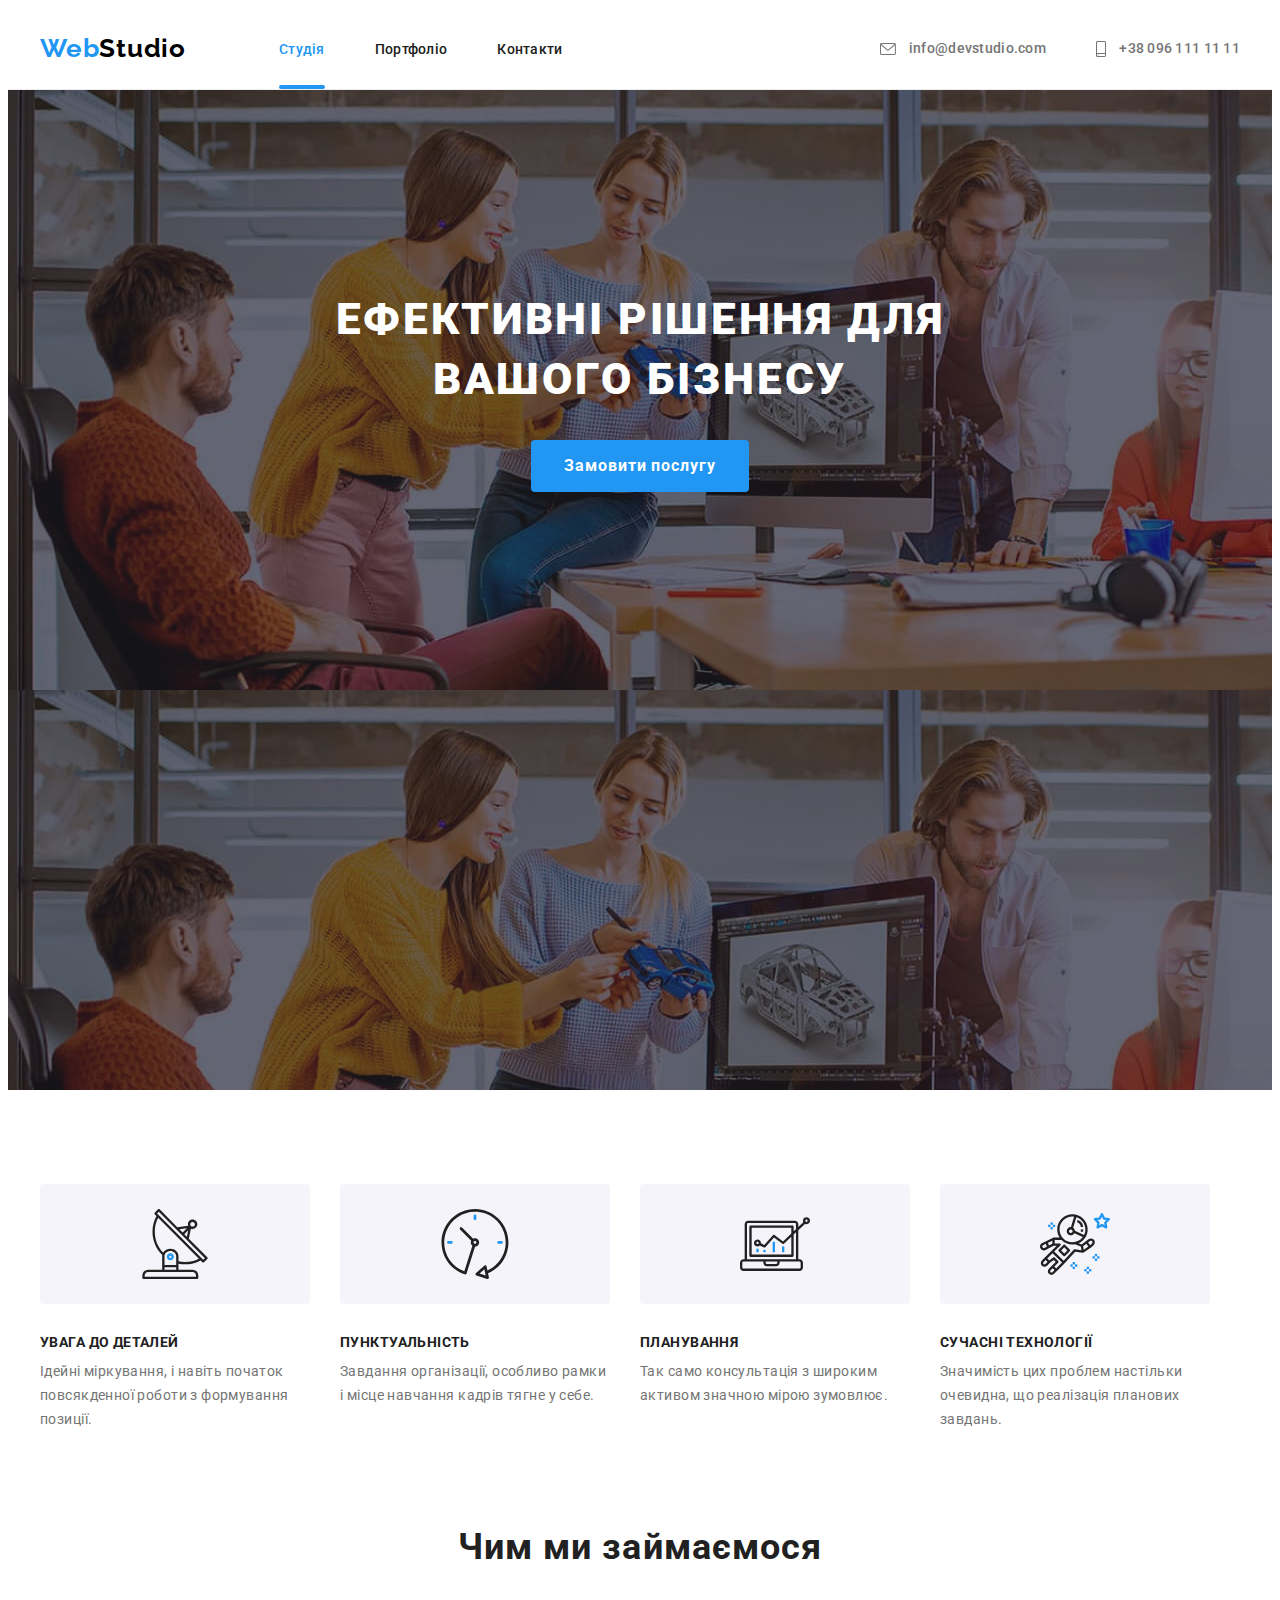
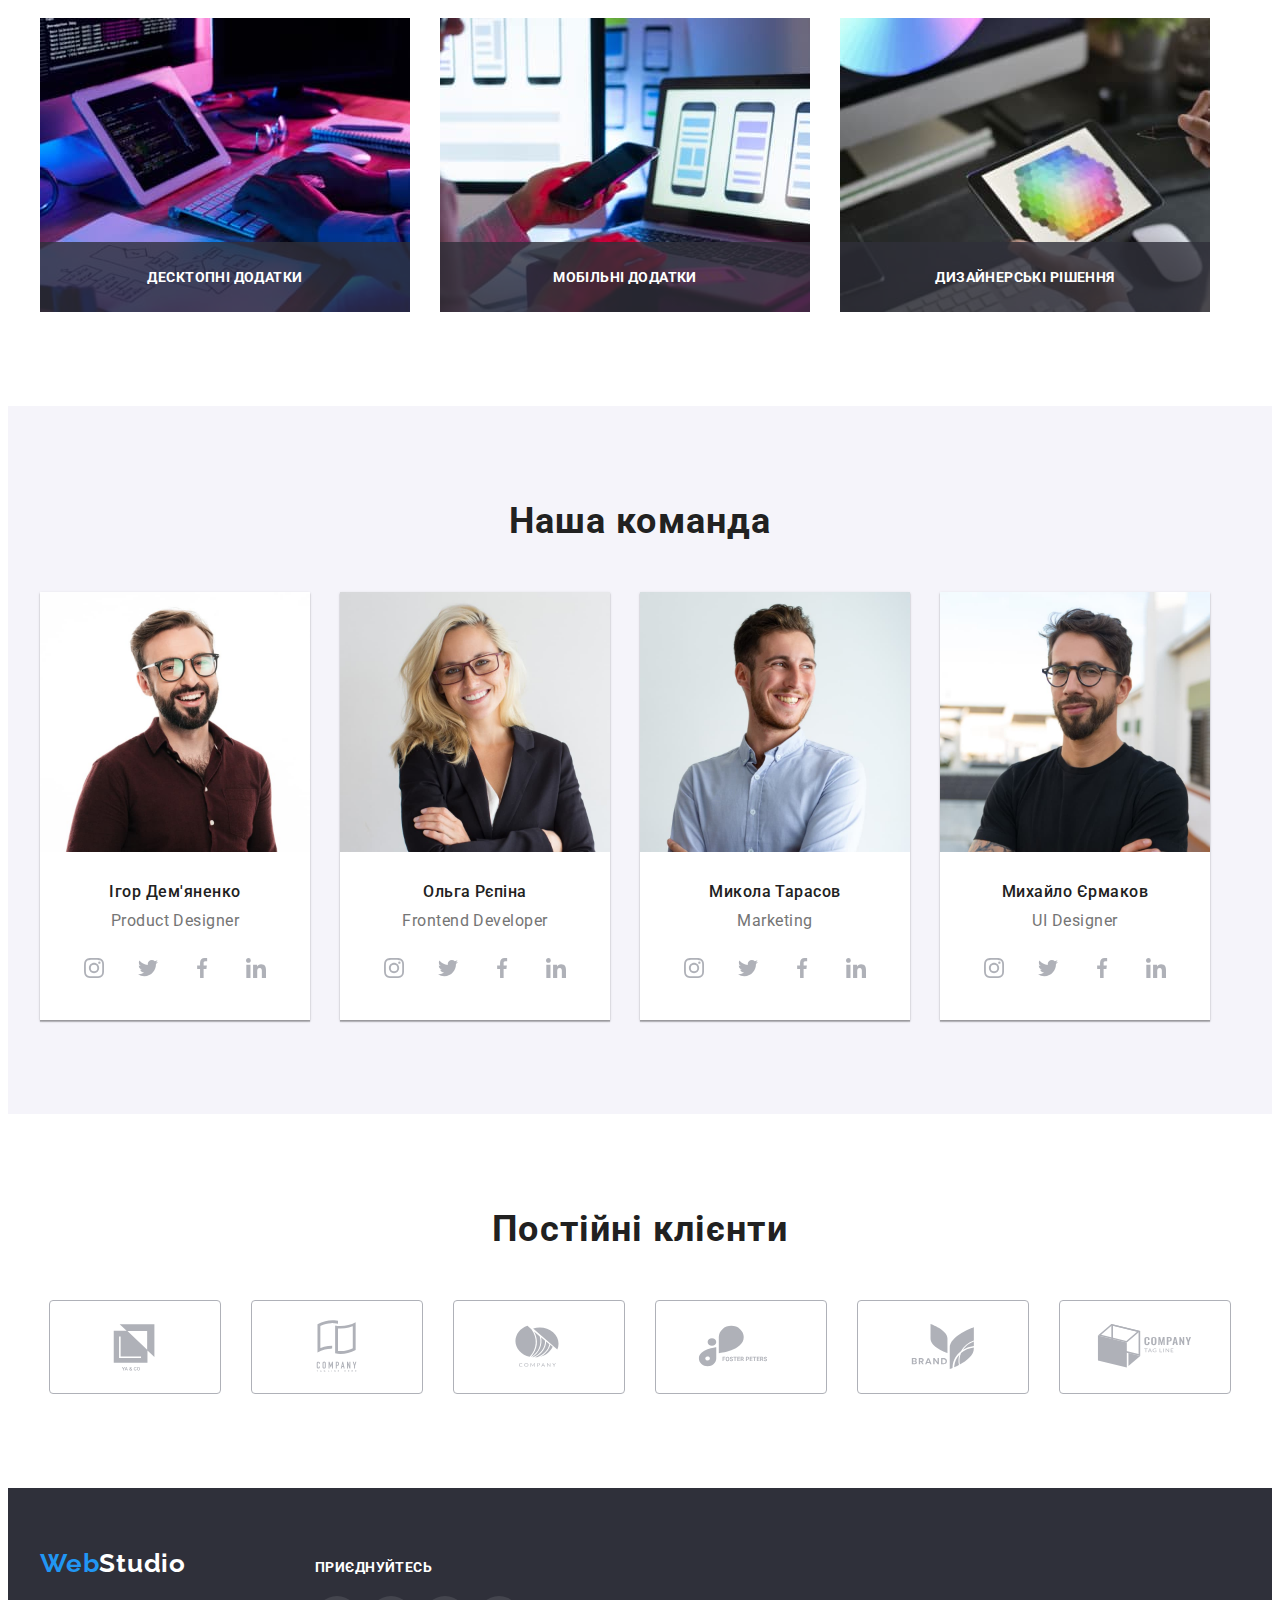
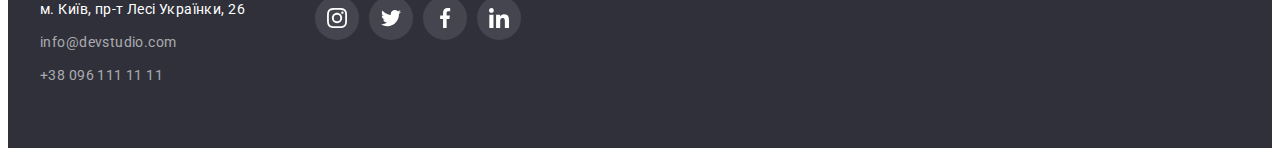
<file: index.html>
<!DOCTYPE html>
<html lang="uk">
  <head>
    <meta charset="UTF-8" />
    <meta name="viewport" content="width=device-width, initial-scale=1.0" />
    <title>Document</title>
    <link
      href="https://fonts.googleapis.com/css2?family=Raleway:wght@700&family=Roboto:wght@400;500;700;900&display=swap"
      rel="stylesheet"
    />
    <link
      rel="stylesheet"
      href="https://cdnjs.cloudflare.com/ajax/libs/modern-normalize/2.0.0/modern-normalize.min.css"
      integrity="sha512-4xo8blKMVCiXpTaLzQSLSw3KFOVPWhm/TRtuPVc4WG6kUgjH6J03IBuG7JZPkcWMxJ5huwaBpOpnwYElP/m6wg=="
      crossorigin="anonymous"
      referrerpolicy="no-referrer"
    />
    <link rel="stylesheet" href="./css/style.css" />
  </head>
  <body>
    <!-- header -->

    <header class="header">
      <div class="container main-nav">
        <a href="" lang="en" class="logo"
          >Web<span class="studio">Studio</span>
        </a>
        <nav class="navigation">
          <ul class="list site-nav">
            <li class="item">
              <a href="./index.html" class="link current">Студія</a>
            </li>
            <li class="item">
              <a href="./portfolio.html" class="link">Портфоліо</a>
            </li>
            <li class="item">
              <a href="" class="link">Контакти</a>
            </li>
          </ul>
        </nav>

        <ul class="list contact">
          <li class="item">
            <a href="mailto:info@devstudio.com" class="link">
              <svg class="contact-icon" width="16" height="12">
                <use href="./images/sprite.svg#icon-envelope"></use>
              </svg>
              info@devstudio.com</a
            >
          </li>
          <li class="item">
            <a href="tel:+380961111111" class="link">
              <svg class="contact-icon" width="10" height="16">
                <use href="./images/sprite.svg#icon-smartphone"></use>
              </svg>
              +38 096 111 11 11</a
            >
          </li>
        </ul>
      </div>
    </header>

    <main>
      <!--hero-->

      <section class="hero">
        <div class="container">
          <h1 class="hero-title">Ефективні рішення для вашого бізнесу</h1>
          <button type="button" class="btn-hero" data-modal-open>
            Замовити послугу
          </button>
        </div>

        <div class="backdrop is-hidden" data-modal>
          <div class="modal-wrapper">
            <button class="btn-modal" data-modal-close>
              <svg width="18" height="18">
                <use href="./images/sprite.svg#close"></use>
              </svg>
            </button>
          </div>
        </div>
      </section>

      <!-- section features -->

      <section class="section features">
        <div class="container">
          <!-- прихований заголовок -->
          <h2 class="section-title visually-hidden">Наші переваги</h2>
          <ul class="list">
            <li class="item">
              <div class="features-icons">
                <svg class="features-icon" width="70" height="70">
                  <use href="./images/sprite.svg#icon-antenna"></use>
                </svg>
              </div>
              <h3 class="section-subtitle">УВАГА ДО ДЕТАЛЕЙ</h3>
              <p class="text">
                Ідейні міркування, і навіть початок повсякденної роботи з
                формування позиції.
              </p>
            </li>
            <li class="item">
              <div class="features-icons">
                <svg class="features-icon" width="70" height="70">
                  <use href="./images/sprite.svg#icon-clock"></use>
                </svg>
              </div>
              <h3 class="section-subtitle">ПУНКТУАЛЬНІСТЬ</h3>
              <p class="text">
                Завдання організації, особливо рамки і місце навчання кадрів
                тягне у себе.
              </p>
            </li>
            <li class="item">
              <div class="features-icons">
                <svg class="features-icon" width="70" height="70">
                  <use href="./images/sprite.svg#icon-diagram"></use>
                </svg>
              </div>
              <h3 class="section-subtitle">ПЛАНУВАННЯ</h3>
              <p class="text">
                Так само консультація з широким активом значною мірою зумовлює.
              </p>
            </li>
            <li class="item">
              <div class="features-icons">
                <svg class="features-icon" width="70" height="70">
                  <use href="./images/sprite.svg#icon-astronaut"></use>
                </svg>
              </div>
              <h3 class="section-subtitle">СУЧАСНІ ТЕХНОЛОГІЇ</h3>
              <p class="text">
                Значимість цих проблем настільки очевидна, що реалізація
                планових завдань.
              </p>
            </li>
          </ul>
        </div>
      </section>

      <!-- section project -->

      <section class="section project">
        <div class="container">
          <h2 class="section-title">Чим ми займаємося</h2>
          <ul class="list">
            <li class="item">
              <img
                class="project-card"
                src="./images/img-1.jpg"
                alt="розробка сайту"
                width="370"
              />
              <h3 class="section-subtitle">Десктопні додатки</h3>
            </li>
            <li class="item">
              <img
                class="project-card"
                src="./images/img-2.jpg"
                alt="розробка дизайну мобільного
            додатку"
                width="370"
              />
              <h3 class="section-subtitle">Мобільні додатки</h3>
            </li>
            <li class="item">
              <img
                class="project-card"
                src="./images/img-3.jpg"
                alt="підбір кольору на планшеті"
                width="370"
              />
              <h3 class="section-subtitle">Дизайнерські рішення</h3>
            </li>
          </ul>
        </div>
      </section>

      <!-- section team -->

      <section class="section team">
        <div class="container">
          <h2 class="section-title">Наша команда</h2>
          <ul class="list">
            <li class="item">
              <img
                class="card"
                src="./images/img-4.jpg"
                alt="дизайнер"
                width="270"
                height="260"
              />
              <div class="card-worker">
                <h3 class="section-subtitle">Ігор Дем'яненко</h3>
                <p class="text" lang="en">Product Designer</p>
                <ul class="social-list">
                  <li class="social-item">
                    <a
                      class="social-link"
                      href=""
                      target="_blank"
                      rel="noopener no-referrer"
                      aria-label="instagram"
                      ><svg class="social-icon" width="20" height="20">
                        <use href="./images/sprite.svg#icon-instagram"></use>
                      </svg>
                    </a>
                  </li>
                  <li class="social-item">
                    <a
                      class="social-link"
                      href=""
                      target="_blank"
                      rel="noopener no-referrer"
                      aria-label="twitter"
                      ><svg class="social-icon" width="20" height="20">
                        <use href="./images/sprite.svg#icon-twitter"></use>
                      </svg>
                    </a>
                  </li>
                  <li class="social-item">
                    <a
                      class="social-link"
                      href=""
                      target="_blank"
                      rel="noopener no-referrer"
                      aria-label="facebook"
                      ><svg class="social-icon" width="20" height="20">
                        <use href="./images/sprite.svg#icon-facebook"></use>
                      </svg>
                    </a>
                  </li>
                  <li class="social-item">
                    <a
                      class="social-link"
                      href=""
                      target="_blank"
                      rel="noopener no-referrer"
                      aria-label="linkedin"
                      ><svg class="social-icon" width="20" height="20">
                        <use href="./images/sprite.svg#icon-linkedin"></use>
                      </svg>
                    </a>
                  </li>
                </ul>
              </div>
            </li>
            <li class="item">
              <img
                class="card"
                src="./images/img-5.jpg"
                alt="розробник"
                width="270"
                height="260"
              />
              <div class="card-worker">
                <h3 class="section-subtitle">Ольга Рєпіна</h3>
                <p class="text" lang="en">Frontend Developer</p>
                <ul class="social-list">
                  <li class="social-item">
                    <a
                      class="social-link"
                      href=""
                      target="_blank"
                      rel="noopener no-referrer"
                      aria-label="instagram"
                      ><svg class="social-icon" width="20" height="20">
                        <use href="./images/sprite.svg#icon-instagram"></use>
                      </svg>
                    </a>
                  </li>
                  <li class="social-item">
                    <a
                      class="social-link"
                      href=""
                      target="_blank"
                      rel="noopener no-referrer"
                      aria-label="twitter"
                      ><svg class="social-icon" width="20" height="20">
                        <use href="./images/sprite.svg#icon-twitter"></use>
                      </svg>
                    </a>
                  </li>
                  <li class="social-item">
                    <a
                      class="social-link"
                      href=""
                      target="_blank"
                      rel="noopener no-referrer"
                      aria-label="facebook"
                      ><svg class="social-icon" width="20" height="20">
                        <use href="./images/sprite.svg#icon-facebook"></use>
                      </svg>
                    </a>
                  </li>
                  <li class="social-item">
                    <a
                      class="social-link"
                      href=""
                      target="_blank"
                      rel="noopener no-referrer"
                      aria-label="linkedin"
                      ><svg class="social-icon" width="20" height="20">
                        <use href="./images/sprite.svg#icon-linkedin"></use>
                      </svg>
                    </a>
                  </li>
                </ul>
              </div>
            </li>
            <li class="item">
              <img
                class="card"
                src="./images/img-6.jpg"
                alt="маркетолог"
                width="270"
                height="260"
              />
              <div class="card-worker">
                <h3 class="section-subtitle">Микола Тарасов</h3>
                <p class="text" lang="en">Marketing</p>
                <ul class="social-list">
                  <li class="social-item">
                    <a
                      class="social-link"
                      href=""
                      target="_blank"
                      rel="noopener no-referrer"
                      aria-label="instagram"
                      ><svg class="social-icon" width="20" height="20">
                        <use href="./images/sprite.svg#icon-instagram"></use>
                      </svg>
                    </a>
                  </li>
                  <li class="social-item">
                    <a
                      class="social-link"
                      href=""
                      target="_blank"
                      rel="noopener no-referrer"
                      aria-label="twitter"
                      ><svg class="social-icon" width="20" height="20">
                        <use href="./images/sprite.svg#icon-twitter"></use>
                      </svg>
                    </a>
                  </li>
                  <li class="social-item">
                    <a
                      class="social-link"
                      href=""
                      target="_blank"
                      rel="noopener no-referrer"
                      aria-label="facebook"
                      ><svg class="social-icon" width="20" height="20">
                        <use href="./images/sprite.svg#icon-facebook"></use>
                      </svg>
                    </a>
                  </li>
                  <li class="social-item">
                    <a
                      class="social-link"
                      href=""
                      target="_blank"
                      rel="noopener no-referrer"
                      aria-label="linkedin"
                      ><svg class="social-icon" width="20" height="20">
                        <use href="./images/sprite.svg#icon-linkedin"></use>
                      </svg>
                    </a>
                  </li>
                </ul>
              </div>
            </li>
            <li class="item">
              <img
                class="card"
                src="./images/img-7.jpg"
                alt="дизайнер"
                width="270"
                height="260"
              />
              <div class="card-worker">
                <h3 class="section-subtitle">Михайло Єрмаков</h3>
                <p class="text" lang="en">UI Designer</p>
                <ul class="social-list">
                  <li class="social-item">
                    <a
                      class="social-link"
                      href=""
                      target="_blank"
                      rel="noopener no-referrer"
                      aria-label="instagram"
                      ><svg class="social-icon" width="20" height="20">
                        <use href="./images/sprite.svg#icon-instagram"></use>
                      </svg>
                    </a>
                  </li>
                  <li class="social-item">
                    <a
                      class="social-link"
                      href=""
                      target="_blank"
                      rel="noopener no-referrer"
                      aria-label="twitter"
                      ><svg class="social-icon" width="20" height="20">
                        <use href="./images/sprite.svg#icon-twitter"></use>
                      </svg>
                    </a>
                  </li>
                  <li class="social-item">
                    <a
                      class="social-link"
                      href=""
                      target="_blank"
                      rel="noopener no-referrer"
                      aria-label="facebook"
                      ><svg class="social-icon" width="20" height="20">
                        <use href="./images/sprite.svg#icon-facebook"></use>
                      </svg>
                    </a>
                  </li>
                  <li class="social-item">
                    <a
                      class="social-link"
                      href=""
                      target="_blank"
                      rel="noopener no-referrer"
                      aria-label="linkedin"
                      ><svg class="social-icon" width="20" height="20">
                        <use href="./images/sprite.svg#icon-linkedin"></use>
                      </svg>
                    </a>
                  </li>
                </ul>
              </div>
            </li>
          </ul>
        </div>
      </section>

      <!-- section clients -->
      <section class="section clients">
        <div class="container">
          <h2 class="section-title">Постійні клієнти</h2>
          <ul class="list">
            <li class="client-item">
              <a
                class="client-link"
                href="http://"
                target="_blank"
                rel="noopener noreferrer"
                ><svg class="client-icon" width="106" height="60">
                  <use href="./images/sprite.svg#icon-logo-1"></use>
                </svg>
              </a>
            </li>
            <li class="client-item">
              <a
                class="client-link"
                href="http://"
                target="_blank"
                rel="noopener noreferrer"
                ><svg class="client-icon" width="106" height="60">
                  <use href="./images/sprite.svg#icon-logo-2"></use>
                </svg>
              </a>
            </li>
            <li class="client-item">
              <a
                class="client-link"
                href="http://"
                target="_blank"
                rel="noopener noreferrer"
              >
                <svg class="client-icon" width="106" height="60">
                  <use href="./images/sprite.svg#icon-logo-3"></use>
                </svg>
              </a>
            </li>
            <li class="client-item">
              <a
                class="client-link"
                href="http://"
                target="_blank"
                rel="noopener noreferrer"
                ><svg class="client-icon" width="106" height="60">
                  <use href="./images/sprite.svg#icon-logo-4"></use>
                </svg>
              </a>
            </li>
            <li class="client-item">
              <a
                class="client-link"
                href="http://"
                target="_blank"
                rel="noopener noreferrer"
              >
                <svg class="client-icon" width="106" height="60">
                  <use href="./images/sprite.svg#icon-logo-5"></use>
                </svg>
              </a>
            </li>
            <li class="client-item">
              <a
                class="client-link"
                href="http://"
                target="_blank"
                rel="noopener noreferrer"
              >
                <svg class="client-icon" width="106" height="60">
                  <use href="./images/sprite.svg#icon-logo-6"></use>
                </svg>
              </a>
            </li>
          </ul>
        </div>
      </section>
    </main>
    <!-- footer -->

    <footer class="footer">
      <div class="container">
        <div class="adress-contact">
          <a href="" lang="en" class="logo"
            >Web<span class="studio">Studio</span></a
          >
          <address class="adress">
            м. Київ, пр-т Лесі Українки, 26
            <ul class="list">
              <li>
                <a href="mailto:info@devstudio.com" class="link"
                  >info@devstudio.com</a
                >
              </li>
              <li class="tel">
                <a href="tel:+380961111111" class="link">+38 096 111 11 11</a>
              </li>
            </ul>
          </address>
        </div>

        <div class="footer-icons">
          <p class="text">приєднуйтесь</p>
          <ul class="social-list">
            <li class="social-item">
              <a
                class="social-link"
                href=""
                target="_blank"
                rel="noopener no-referrer"
                aria-label="instagram"
                ><svg class="social-icon" width="20" height="20">
                  <use href="./images/sprite.svg#icon-instagram"></use>
                </svg>
              </a>
            </li>
            <li class="social-item">
              <a
                class="social-link"
                href=""
                target="_blank"
                rel="noopener no-referrer"
                aria-label="twitter"
                ><svg class="social-icon" width="20" height="20">
                  <use href="./images/sprite.svg#icon-twitter"></use>
                </svg>
              </a>
            </li>
            <li class="social-item">
              <a
                class="social-link"
                href=""
                target="_blank"
                rel="noopener no-referrer"
                aria-label="facebook"
                ><svg class="social-icon" width="20" height="20">
                  <use href="./images/sprite.svg#icon-facebook"></use>
                </svg>
              </a>
            </li>
            <li class="social-item">
              <a
                class="social-link"
                href=""
                target="_blank"
                rel="noopener no-referrer"
                aria-label="linkedin"
                ><svg class="social-icon" width="20" height="20">
                  <use href="./images/sprite.svg#icon-linkedin"></use>
                </svg>
              </a>
            </li>
          </ul>
        </div>
      </div>
    </footer>

    <script src="./js/modal.js"></script>
  </body>
</html>
</file>
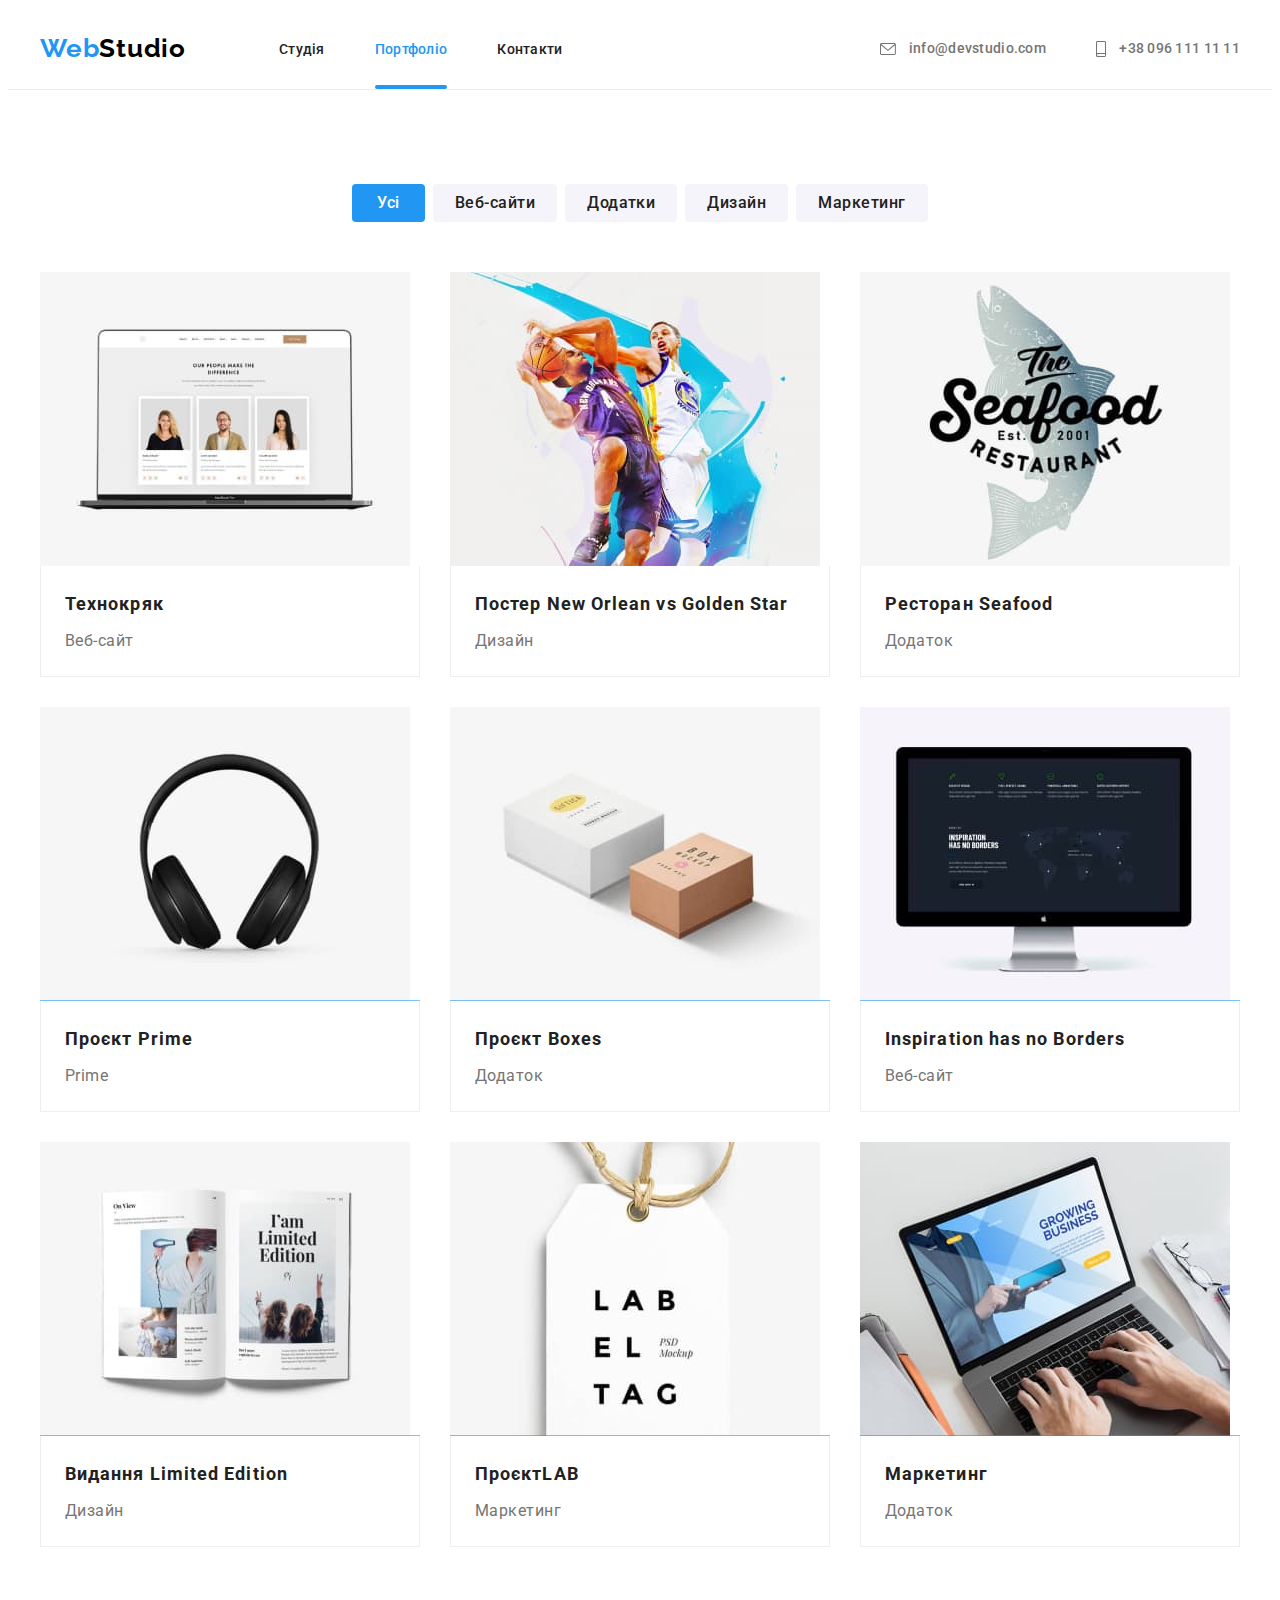
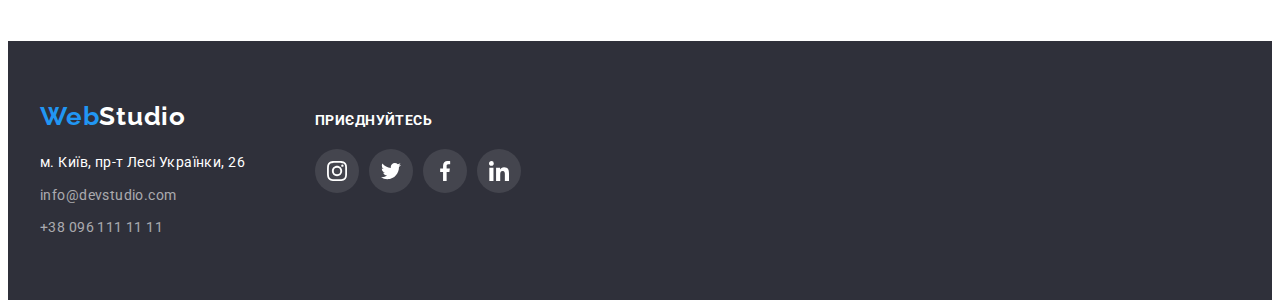
<file: portfolio.html>
<!DOCTYPE html>
<html lang="uk">
  <head>
    <meta charset="UTF-8" />
    <meta name="viewport" content="width=device-width, initial-scale=1.0" />
    <title>Document</title>
    <link
      href="https://fonts.googleapis.com/css2?family=Raleway:wght@700&family=Roboto:wght@400;500;700;900&display=swap"
      rel="stylesheet"
    />
    <link
      rel="stylesheet"
      href="https://cdnjs.cloudflare.com/ajax/libs/modern-normalize/2.0.0/modern-normalize.min.css"
      integrity="sha512-4xo8blKMVCiXpTaLzQSLSw3KFOVPWhm/TRtuPVc4WG6kUgjH6J03IBuG7JZPkcWMxJ5huwaBpOpnwYElP/m6wg=="
      crossorigin="anonymous"
      referrerpolicy="no-referrer"
    />
    <link rel="stylesheet" href="./css/style.css" />
  </head>
  <body>
    <!-- header -->

    <header class="header">
      <div class="container main-nav">
        <a href="" lang="en" class="logo"
          >Web<span class="studio">Studio</span>
        </a>
        <nav class="navigation">
          <ul class="list site-nav">
            <li class="item">
              <a href="./index.html" class="link">Студія</a>
            </li>
            <li class="item">
              <a href="./portfolio.html" class="link current">Портфоліо</a>
            </li>
            <li class="item">
              <a href="" class="link">Контакти</a>
            </li>
          </ul>
        </nav>

        <ul class="list contact">
          <li class="item">
            <a href="mailto:info@devstudio.com" class="link">
              <svg class="contact-icon" width="16" height="12">
                <use href="./images/sprite.svg#icon-envelope"></use>
              </svg>
              info@devstudio.com</a
            >
          </li>
          <li class="item">
            <a href="tel:+380961111111" class="link">
              <svg class="contact-icon" width="10" height="16">
                <use href="./images/sprite.svg#icon-smartphone"></use>
              </svg>
              +38 096 111 11 11</a
            >
          </li>
        </ul>
      </div>
    </header>

    <main>
      <section class="section portfolio">
        <div class="container">
          <!-- filter -->

          <ul class="list filter">
            <li class="item">
              <button type="button" class="nav-btn current">Усі</button>
            </li>
            <li class="item">
              <button type="button" class="nav-btn">Веб-сайти</button>
            </li>
            <li class="item">
              <button type="button" class="nav-btn">Додатки</button>
            </li>
            <li class="item">
              <button type="button" class="nav-btn">Дизайн</button>
            </li>
            <li class="item">
              <button type="button" class="nav-btn">Маркетинг</button>
            </li>
          </ul>

          <!-- card-set -->

          <h1 class="visually-hidden">Портфоліо</h1>

          <ul class="list card-set">
            <li class="item">
              <a class="link" href="">
                <div class="thumb">
                  <img
                    class="thumb-card"
                    src="./images/port-1.jpg"
                    alt="сторінка сайту на мониторі"
                    width="370"
                  />
                  <div class="overlay">
                    <p class="text-overlay">
                      Ресурс пропонує комплексні пропозиції з різним рівнем
                      функціоналу та сервісів. Все це дозволить відвідувачу
                      отримати вичерпні відомості про компанію чи приватну
                      особу.
                    </p>
                  </div>
                </div>

                <div class="border-card">
                  <h2 class="section-title">Технокряк</h2>
                  <p class="text">Веб-сайт</p>
                </div>
              </a>
            </li>

            <li class="item">
              <a class="link" href="">
                <div class="thumb">
                  <img
                    class="thumb-card"
                    src="./images/port-2.jpg"
                    alt="постер з баскетболу"
                    width="370"
                  />
                  <div class="overlay">
                    <p class="text-overlay">
                      Ресурс пропонує комплексні пропозиції з різним рівнем
                      функціоналу та сервісів. Все це дозволить відвідувачу
                      отримати вичерпні відомості про компанію чи приватну
                      особу.
                    </p>
                  </div>
                </div>

                <div class="border-card">
                  <h2 class="section-title">
                    Постер <span lang="en">New Orlean vs Golden Star</span>
                  </h2>
                  <p class="text">Дизайн</p>
                </div>
              </a>
            </li>
            <li class="item">
              <a class="link" href="">
                <div class="thumb">
                  <img
                    src="./images/port-3.jpg"
                    alt="логотип ресторану"
                    width="370"
                  />
                  <div class="overlay">
                    <p class="text-overlay">
                      Ресурс пропонує комплексні пропозиції з різним рівнем
                      функціоналу та сервісів. Все це дозволить відвідувачу
                      отримати вичерпні відомості про компанію чи приватну
                      особу.
                    </p>
                  </div>
                </div>

                <div class="border-card">
                  <h2 class="section-title">Ресторан Seafood</h2>
                  <p class="text">Додаток</p>
                </div>
              </a>
            </li>
            <li class="item">
              <a class="link" href="">
                <div class="thumb">
                  <img src="./images/port-4.jpg" alt="навушники" width="370" />
                  <div class="overlay">
                    <p class="text-overlay">
                      Ресурс пропонує комплексні пропозиції з різним рівнем
                      функціоналу та сервісів. Все це дозволить відвідувачу
                      отримати вичерпні відомості про компанію чи приватну
                      особу.
                    </p>
                  </div>
                </div>

                <div class="border-card">
                  <h2 class="section-title">
                    Проєкт <span lang="en">Prime</span>
                  </h2>
                  <p lang="en" class="text">Prime</p>
                </div>
              </a>
            </li>
            <li class="item">
              <a class="link" href="">
                <div class="thumb">
                  <img src="./images/port-5.jpg" alt="коробки" width="370" />
                  <div class="overlay">
                    <p class="text-overlay">
                      Ресурс пропонує комплексні пропозиції з різним рівнем
                      функціоналу та сервісів. Все це дозволить відвідувачу
                      отримати вичерпні відомості про компанію чи приватну
                      особу.
                    </p>
                  </div>
                </div>

                <div class="border-card">
                  <h2 class="section-title">
                    Проєкт <span lang="en">Boxes</span>
                  </h2>
                  <p class="text">Додаток</p>
                </div>
              </a>
            </li>
            <li class="item">
              <a class="link" href="">
                <div class="thumb">
                  <img
                    src="./images/port-6.jpg"
                    alt="сайт на мониторі"
                    width="370"
                  />
                  <div class="overlay">
                    <p class="text-overlay">
                      Ресурс пропонує комплексні пропозиції з різним рівнем
                      функціоналу та сервісів. Все це дозволить відвідувачу
                      отримати вичерпні відомості про компанію чи приватну
                      особу.
                    </p>
                  </div>
                </div>

                <div class="border-card">
                  <h2 lang="en" class="section-title">
                    Inspiration has no Borders
                  </h2>
                  <p class="text">Веб-сайт</p>
                </div>
              </a>
            </li>
            <li class="item">
              <a class="link" href="">
                <div class="thumb">
                  <img
                    src="./images/port-7.jpg"
                    alt="відкрита книга"
                    width="370"
                  />
                  <div class="overlay">
                    <p class="text-overlay">
                      Ресурс пропонує комплексні пропозиції з різним рівнем
                      функціоналу та сервісів. Все це дозволить відвідувачу
                      отримати вичерпні відомості про компанію чи приватну
                      особу.
                    </p>
                  </div>
                </div>

                <div class="border-card">
                  <h2 class="section-title">
                    Видання <span lang="en"> Limited Edition</span>
                  </h2>
                  <p class="text">Дизайн</p>
                </div>
              </a>
            </li>
            <li class="item">
              <a class="link" href="">
                <div class="thumb">
                  <img
                    src="./images/port-8.jpg"
                    alt="логотип компаніі"
                    width="370"
                  />
                  <div class="overlay">
                    <p class="text-overlay">
                      Ресурс пропонує комплексні пропозиції з різним рівнем
                      функціоналу та сервісів. Все це дозволить відвідувачу
                      отримати вичерпні відомості про компанію чи приватну
                      особу.
                    </p>
                  </div>
                </div>

                <div class="border-card">
                  <h2 class="section-title">
                    Проєкт<span lang="en">LAB</span>
                  </h2>
                  <p class="text">Маркетинг</p>
                </div>
              </a>
            </li>
            <li class="item">
              <a class="link" href="">
                <div class="thumb">
                  <img
                    src="./images/port-9.jpg"
                    alt="сайт на мониторі"
                    width="370"
                  />
                  <div class="overlay">
                    <p class="text-overlay">
                      Ресурс пропонує комплексні пропозиції з різним рівнем
                      функціоналу та сервісів. Все це дозволить відвідувачу
                      отримати вичерпні відомості про компанію чи приватну
                      особу.
                    </p>
                  </div>
                </div>

                <div class="border-card">
                  <h2 lang="en" class="section-title">Маркетинг</h2>
                  <p class="text">Додаток</p>
                </div>
              </a>
            </li>
          </ul>
        </div>
      </section>
    </main>

    <!-- footer -->

    <footer class="footer">
      <div class="container">
        <div class="adress-contact">
          <a href="" lang="en" class="logo"
            >Web<span class="studio">Studio</span></a
          >
          <address class="adress">
            м. Київ, пр-т Лесі Українки, 26
            <ul class="list">
              <li>
                <a href="mailto:info@devstudio.com" class="link"
                  >info@devstudio.com</a
                >
              </li>
              <li class="tel">
                <a href="tel:+380961111111" class="link">+38 096 111 11 11</a>
              </li>
            </ul>
          </address>
        </div>

        <div>
          <p class="text">приєднуйтесь</p>
          <ul class="social-list">
            <li class="social-item">
              <a
                class="social-link"
                href=""
                target="_blank"
                rel="noopener no-referrer"
                aria-label="instagram"
                ><svg class="social-icon" width="20" height="20">
                  <use href="./images/sprite.svg#icon-instagram"></use>
                </svg>
              </a>
            </li>
            <li class="social-item">
              <a
                class="social-link"
                href=""
                target="_blank"
                rel="noopener no-referrer"
                aria-label="twitter"
                ><svg class="social-icon" width="20" height="20">
                  <use href="./images/sprite.svg#icon-twitter"></use>
                </svg>
              </a>
            </li>
            <li class="social-item">
              <a
                class="social-link"
                href=""
                target="_blank"
                rel="noopener no-referrer"
                aria-label="facebook"
                ><svg class="social-icon" width="20" height="20">
                  <use href="./images/sprite.svg#icon-facebook"></use>
                </svg>
              </a>
            </li>
            <li class="social-item">
              <a
                class="social-link"
                href=""
                target="_blank"
                rel="noopener no-referrer"
                aria-label="linkedin"
                ><svg class="social-icon" width="20" height="20">
                  <use href="./images/sprite.svg#icon-linkedin"></use>
                </svg>
              </a>
            </li>
          </ul>
        </div>
      </div>
    </footer>
  </body>
</html>
</file>
<file: css/style.css>
:root {
  --primary-text-color: #212121;
  --title-text-color: #757575;
  --accent-color: #2196f3;
  --primary-white-color: #ffffff;
  --primary-font: Roboto, sans-serif;
  --card-set-gap: 30px;
}

body {
  color: var(--title-text-color);
  font-family: var(--primary-font);
}

h1,
h2,
h3,
h4,
h5,
h6,
p,
ul {
  margin: 0;
  padding: 0;
}
img {
  display: block;
}

.container {
  width: 1200px;
  padding-left: 15px;
  padding-right: 15px;
  margin-left: auto;
  margin-right: auto;
}

/* header */

.logo {
  color: var(--accent-color);
}

.studio {
  color: #000;
}

.logo,
.studio {
  padding-top: 24px;
  padding-bottom: 25px;

  font-family: Raleway;
  font-size: 26px;
  font-weight: 700;
  line-height: normal;
  letter-spacing: 0.78px;
  text-decoration: none;
}

.list {
  list-style: none;
}

.site-nav .link {
  position: relative;
}

.link.current::after {
  content: '';
  display: inline-block;
  position: absolute;
  left: 0;
  bottom: 0;
  border-radius: 2px;
  width: 100%;
  height: 4px;

  background-color: var(--accent-color);
}

.main-nav,
.site-nav {
  display: flex;
  align-items: center;
}

.main-nav .link {
  display: block;
  padding-top: 32px;
  padding-bottom: 32px;
}
.header {
  border-bottom: 1px solid #ececec;
}

.navigation {
  margin-left: 93px;
}

.site-nav .item + .item {
  margin-left: 50px;
}

.site-nav .link,
.contact .link {
  color: var(--primary-text-color);
  font-size: 14px;
  font-weight: 500;
  line-height: normal;
  letter-spacing: 0.28px;

  transition: color 250ms cubic-bezier(0.4, 0, 0.2, 1);
}

.site-nav .link:hover,
.site-nav .link:focus {
  color: var(--accent-color);
}

.site-nav .link.current {
  color: var(--accent-color);
}

.list .link {
  text-decoration: none;
}

/* contact */

.contact {
  display: flex;
  margin-left: auto;
}

.contact .link {
  color: var(--title-text-color);
}

.contact .link:hover,
.contact .link:focus {
  color: var(--accent-color);
}

.contact .item + .item {
  margin-left: 50px;
}
.contact-icon {
  margin-right: 10px;
  vertical-align: middle;

  fill: currentColor;
}
/* hero */

.hero {
  padding-top: 200px;
  padding-bottom: 200px;
  height: 600px;
  max-width: 1600px;
  margin-right: auto;
  margin-left: auto;

  background: #c4c4c4;
  background-image: linear-gradient(
      to right,
      rgba(47, 48, 58, 0.4),
      rgba(47, 48, 58, 0.4)
    ),
    url(../images/hero.jpg);
}

.hero-title {
  width: 696px;
  height: 120px;
  margin-right: auto;
  margin-left: auto;
  margin-bottom: 30px;

  color: var(--primary-white-color);
  font-size: 44px;
  font-weight: 900;
  line-height: 1.36;
  letter-spacing: 2.64px;
  text-transform: uppercase;
  text-align: center;
}

.btn-hero {
  display: block;
  padding: 10px 32px;
  border: 1px solid transparent;
  border-radius: 4px;
  margin-right: auto;
  margin-left: auto;

  color: var(--primary-white-color);
  background-color: var(--accent-color);
  font-family: inherit;
  text-align: center;
  font-size: 16px;
  font-weight: 700;
  line-height: 1.88;
  letter-spacing: 0.96px;
  cursor: pointer;
}

.backdrop {
  position: fixed;
  top: 0;
  left: 0;
  width: 100%;
  height: 100%;
  z-index: 10;

  background-color: rgba(0, 0, 0, 0.2);

  opacity: 1;
  transition: opacity 500ms ease-in-out;
}

.backdrop.is-hidden {
  opacity: 0;
  pointer-events: none;
}

.backdrop.is-hidden .modal-wrapper {
  transform: scale(1.2) translate(-50%, -50%);
}

.modal-wrapper {
  position: absolute;
  top: 50%;
  left: 50%;

  width: 528px;
  height: 581px;
  flex-shrink: 0;
  border-radius: 4px;

  background: #fff;
  box-shadow: 0px 2px 1px 0px rgba(0, 0, 0, 0.2),
    0px 1px 1px 0px rgba(0, 0, 0, 0.14), 0px 1px 3px 0px rgba(0, 0, 0, 0.12);

  transform: scale(1) translate(-50%, -50%);
  transition: transform 500ms ease-in-out;
}

.btn-modal {
  position: absolute;
  display: flex;
  align-items: center;
  justify-content: center;
  top: 0;
  right: 0;
  padding: 6px;
  border-radius: 50%;
  margin-top: 8px;
  margin-right: 8px;

  background-color: #fff;
  stroke-width: 1px;
  stroke: rgba(0, 0, 0, 0.1);
  cursor: pointer;
}

/* sections */

.section {
  padding-top: 94px;
  padding-bottom: 94px;
}

.section-title {
  color: var(--primary-text-color);
}

.section-subtitle {
  color: var(--primary-text-color);
}

.project .section-title,
.team .section-title,
.clients .section-title {
  margin-bottom: 50px;

  text-align: center;
  font-size: 36px;
  line-height: normal;
  letter-spacing: 1.08px;
}

/* section features */

.features .list {
  display: flex;
}
.features .item {
  width: 270px;
}

.features .item:not(:last-child) {
  margin-right: 30px;
}

.features .section-subtitle {
  margin-bottom: 10px;

  font-size: 14px;
  line-height: normal;
  letter-spacing: 0.42px;
  text-transform: uppercase;
}

.features .text {
  font-size: 14px;
  line-height: 1.71;
  letter-spacing: 0.42px;
}

.visually-hidden {
  position: absolute;
  width: 1px;
  height: 1px;
  margin: -1px;
  border: 0;
  padding: 0;

  white-space: nowrap;
  clip-path: inset(100%);
  clip: rect(0 0 0 0);
  overflow: hidden;
}

.features-icons {
  display: flex;
  justify-content: center;
  align-items: center;
  height: 120px;
  margin-bottom: 30px;
  border-radius: 4px;

  background-color: #f5f4fa;
}

/* section project */

.project {
  padding-top: 0px;
}

.project .list {
  display: flex;
}

.project .item:not(:last-child) {
  margin-right: var(--card-set-gap);
}

.project .item {
  position: relative;
}

.project .section-subtitle {
  position: absolute;
  left: 0;
  bottom: 0;
  width: 100%;

  padding-top: 27px;
  padding-bottom: 27px;

  color: #fff;
  background: rgba(47, 48, 58, 0.8);
  text-align: center;
  font-size: 14px;
  line-height: normal;
  letter-spacing: 0.42px;
  text-transform: uppercase;
}
/* section team */

.team .list {
  display: flex;
}

.team .item:not(:last-child) {
  margin-right: var(--card-set-gap);
}
.team .item {
  background-color: var(--primary-white-color);
  box-shadow: 0px 2px 1px 0px rgba(0, 0, 0, 0.2),
    0px 1px 1px 0px rgba(0, 0, 0, 0.14), 0px 1px 3px 0px rgba(0, 0, 0, 0.12);
}
.team {
  padding-top: 94px;

  background-color: #f5f4fa;
}

.team .social-link {
  transition: background-color 250ms cubic-bezier(0.4, 0, 0.2, 1);
}

.team .section-subtitle {
  margin-bottom: 10px;

  font-size: 16px;
  font-weight: 500;
  line-height: normal;
  letter-spacing: 0.48px;
}

.team .text {
  margin-bottom: 16px;

  font-size: 16px;
  line-height: normal;
  letter-spacing: 0.48px;
}
.card-worker {
  padding-top: 30px;
  padding-bottom: 30px;
  text-align: center;
}

/* social icons  */

.social-list {
  display: flex;
  list-style: none;
  justify-content: center;
  align-items: center;
  gap: 10px;
}
.social-link {
  display: flex;
  justify-content: center;
  align-items: center;
  width: 44px;
  height: 44px;
  border-radius: 50%;

  background-color: #ffffff;
}

.social-icon {
  fill: #afb1b8;
  transition: fill 250ms cubic-bezier(0.4, 0, 0.2, 1);
}

.social-link:hover .social-icon,
.social-link:focus .social-icon {
  fill: #ffffff;
}

/* clients */

.clients .list {
  display: flex;
  justify-content: center;
  align-items: center;
}

.client-link {
  display: flex;
  justify-content: center;
  align-items: center;
  width: 170px;
  height: 92px;
  border: 1px solid #afb1b8;
  border-radius: 4px;
  transition: border-color 250ms cubic-bezier(0.4, 0, 0.2, 1);
}

.client-item:not(:last-child) {
  margin-right: 30px;
}

.client-icon {
  fill: #afb1b8;
}

.client-link:hover,
.client-link:focus {
  border-color: var(--accent-color);
}

.client-icon {
  transition: fill 250ms cubic-bezier(0.4, 0, 0.2, 1);
}

.client-link:hover .client-icon,
.client-link:focus .client-icon {
  fill: var(--accent-color);
}

/* footer */

.footer {
  padding-top: 60px;
  padding-bottom: 60px;

  background-color: #2f303a;
}

.footer .studio {
  color: #fff;
}

.footer .logo,
.footer .studio {
  padding-top: 0px;
  padding-bottom: 0px;
}

.adress {
  margin-top: 20px;

  color: var(--primary-white-color);
  font-style: normal;
  font-size: 14px;
  line-height: 1.71;
  letter-spacing: 0.42px;
}
.adress .list {
  margin-top: 9px;
}

.adress .tel {
  margin-top: 9px;
}

.adress .link {
  color: rgba(255, 255, 255, 0.6);
  transition: color 250ms cubic-bezier(0.4, 0, 0.2, 1);
}

.adress .link:hover,
.adress .link:focus {
  color: var(--primary-white-color);
}
.footer .text {
  margin-bottom: 20px;

  color: rgba(255, 255, 255, 1);
  font-size: 14px;
  font-style: normal;
  font-weight: 700;
  line-height: 1.14;
  letter-spacing: 0.42px;
  text-transform: uppercase;
}

/* icons footer */

.footer .social-link {
  background-color: rgba(255, 255, 255, 0.1);
  transition: background-color 250ms cubic-bezier(0.4, 0, 0.2, 1);
}

.footer .social-icon {
  fill: rgba(255, 255, 255, 1);
  transition: fill 250ms cubic-bezier(0.4, 0, 0.2, 1);
}

.social-link:hover,
.social-link:focus {
  background-color: var(--accent-color);
}

.footer > .container {
  display: flex;
  align-items: baseline;
}

.adress-contact {
  margin-right: 70px;
}

/* portfolio */

/* filter */

.nav-btn {
  padding-top: 6px;
  padding-right: 22px;
  padding-bottom: 6px;
  padding-left: 22px;
  border-radius: 4px;
  border: 0;

  color: var(--primary-text-color);
  font-family: inherit;
  background-color: #f5f4fa;
  text-align: center;
  font-size: 16px;
  font-weight: 500;
  line-height: 1.6;
  letter-spacing: 0.48px;
  cursor: pointer;

  transition: color 250ms cubic-bezier(0.4, 0, 0.2, 1),
    background-color 250ms cubic-bezier(0.4, 0, 0.2, 1),
    box-shadow 250ms cubic-bezier(0.4, 0, 0.2, 1);
}

.nav-btn:hover,
.nav-btn:focus {
  color: var(--primary-white-color);
  background-color: var(--accent-color);
  box-shadow: 0px 2px 2px 0px rgba(0, 0, 0, 0.12),
    0px 1px 2px 0px rgba(0, 0, 0, 0.08), 0px 3px 1px 0px rgba(0, 0, 0, 0.1);
}

.nav-btn.current {
  padding-left: 25px;
  padding-right: 25px;

  color: var(--primary-white-color);
  background-color: var(--accent-color);
}

.filter > .item:not(:last-child) {
  margin-right: 8px;
}

.portfolio .section-title {
  font-size: 18px;
  line-height: 2;
  letter-spacing: 1.08px;
}

.portfolio .text {
  color: var(--title-text-color);
  font-size: 16px;
  line-height: 1.87;
  letter-spacing: 0.48px;
}
/* set-card */

.filter {
  display: flex;
  justify-content: center;
  margin-bottom: 50px;
}

.card-set {
  display: flex;
  flex-wrap: wrap;
  margin-right: calc(-1 * var(--card-set-gap));
  margin-bottom: calc(-1 * var(--card-set-gap));
}

.card-set > .item {
  margin-right: var(--card-set-gap);
  margin-bottom: var(--card-set-gap);
  flex-basis: calc(100% / 3 - var(--card-set-gap));
}

.thumb {
  position: relative;
  overflow: hidden;
}
.card-set .overlay {
  position: absolute;
  left: 0;
  bottom: 0;
  transform: translateY(100%);
  transition: transform 250ms cubic-bezier(0.4, 0, 0.2, 1);

  padding: 63px 24px;

  background-color: rgba(33, 150, 243, 0.9);
}

.text-overlay {
  color: #fff;
  font-family: var(--primary-font);
  font-size: 18px;
  font-weight: 400;
  line-height: 1.55;
  letter-spacing: 0.54px;
}

.card-set .link:hover .overlay,
.card-set .link:focus .overlay {
  transform: translateY(0);
}

.card-set .link {
  display: block;
  transition: box-shadow 250ms cubic-bezier(0.4, 0, 0.2, 1);
}

.card-set .link:hover,
.card-set .link:focus {
  box-shadow: 1px 4px 6px 0px rgba(0, 0, 0, 0.16),
    0px 4px 4px 0px rgba(0, 0, 0, 0.06), 0px 1px 1px 0px rgba(0, 0, 0, 0.12);
}

.border-card {
  padding: 20px 24px;
  border: 1px solid #eeeeee;
  border-top: 0px;
}

.border-card .text {
  margin-top: 4px;
}
</file>
